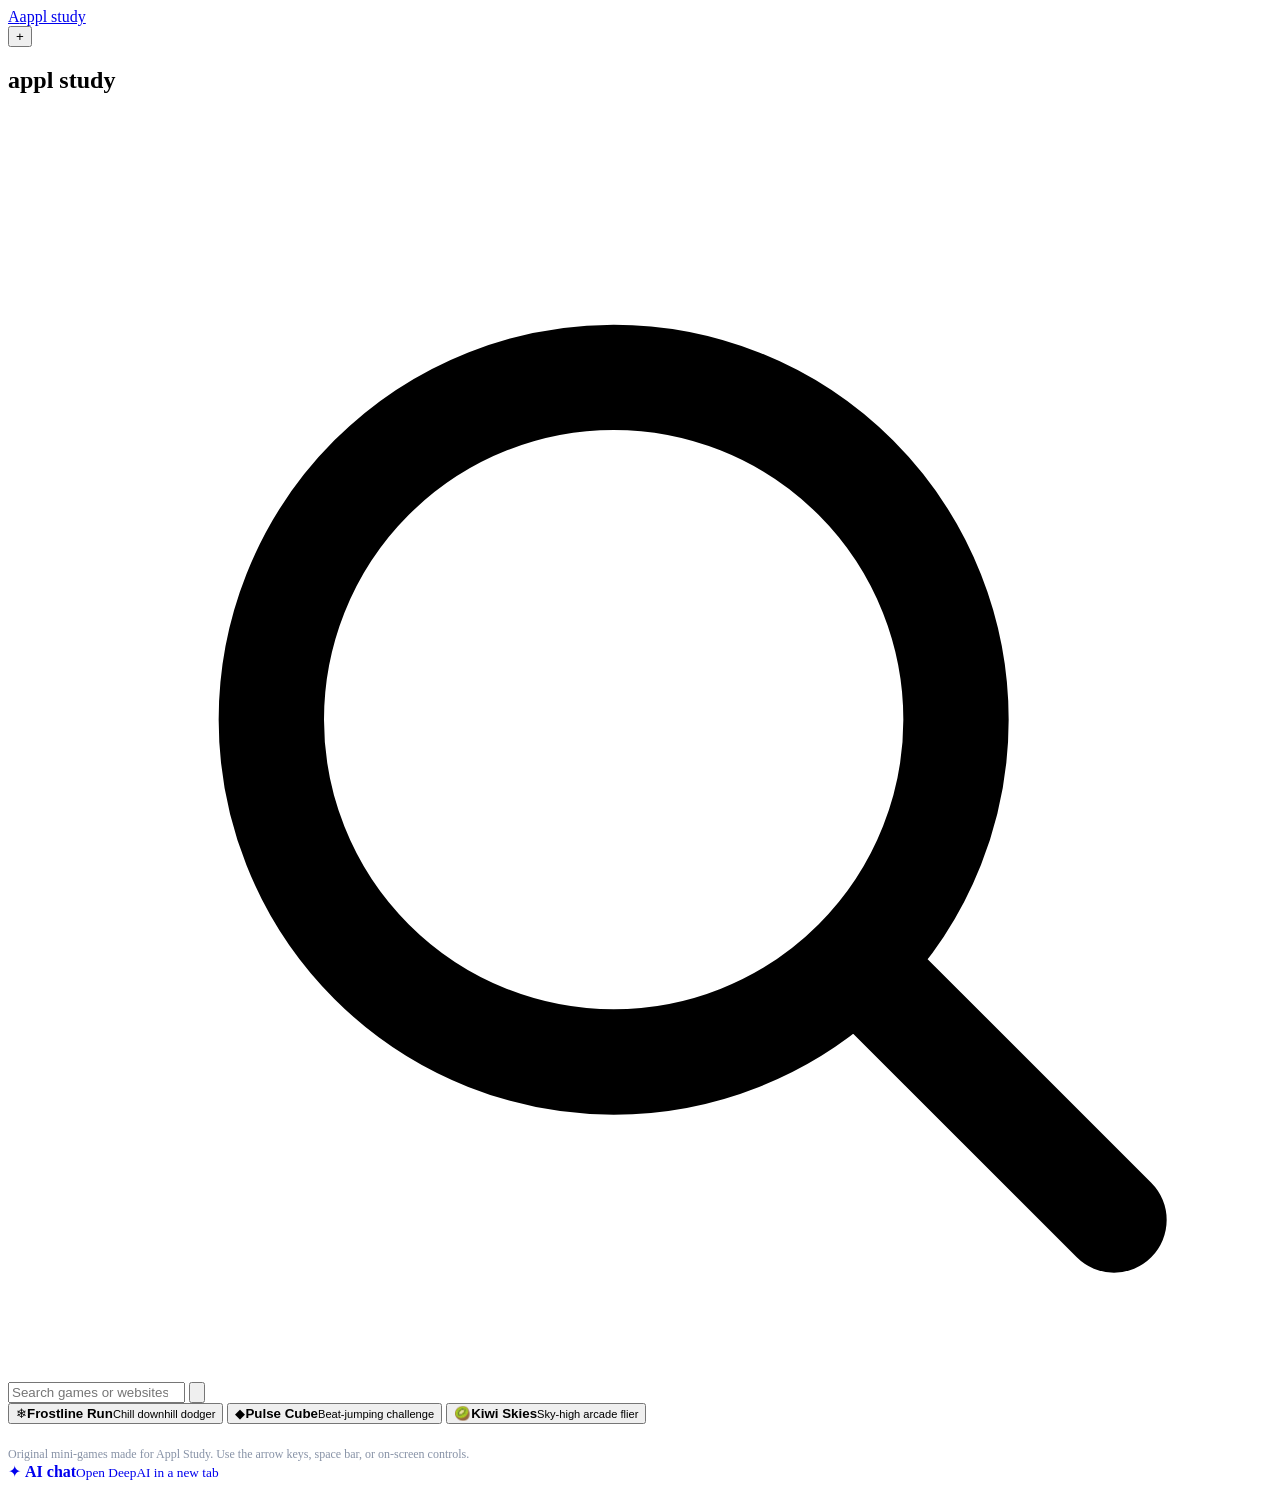
<file: index.html>
<!doctype html>
<html lang="en">
<head>
  <meta charset="UTF-8" />
  <meta name="viewport" content="width=device-width, initial-scale=1.0" />
  <meta name="theme-color" content="#94b8ff" />
  <title>Appl Study</title>
  <link rel="stylesheet" href="styles.css" />
</head>
<body>
  <div class="aurora" aria-hidden="true"></div>
  <header class="topbar">
    <a class="brand" href="#" aria-label="Appl Study home"><span class="brand-mark">A</span><span>appl study</span></a>
    <nav class="tabs" id="tabs" aria-label="Open pages"></nav>
    <button class="icon-button" id="newTabButton" aria-label="Open a new tab" title="New tab">+</button>
  </header>
  <main id="homePage" class="home-page">
    <section class="hero">
      <h1>appl study</h1>
      <form id="searchForm" class="search-shell" autocomplete="off">
        <svg class="search-icon" viewBox="0 0 24 24" aria-hidden="true"><path d="m21 21-4.35-4.35m1.35-5.15a6.5 6.5 0 1 1-13 0 6.5 6.5 0 0 1 13 0Z" fill="none" stroke="currentColor" stroke-width="2" stroke-linecap="round" /></svg>
        <input id="searchInput" type="search" placeholder="Search games or websites" aria-label="Search games or websites" />
        <button class="search-button" type="submit" aria-label="Search"><svg viewBox="0 0 24 24" aria-hidden="true"><path d="m9 18 6-6-6-6" fill="none" stroke="currentColor" stroke-width="2" stroke-linecap="round" stroke-linejoin="round" /></svg></button>
      </form>
      <div id="overview" class="overview" hidden></div>
      <div class="quick-grid" aria-label="Original arcade games">
        <button class="game-card" data-name="Frostline Run" data-url="games.html?game=sled"><span class="game-icon snow">❄</span><span><strong>Frostline Run</strong><small>Chill downhill dodger</small></span></button>
        <button class="game-card" data-name="Pulse Cube" data-url="games.html?game=cube"><span class="game-icon geometry">◆</span><span><strong>Pulse Cube</strong><small>Beat-jumping challenge</small></span></button>
        <button class="game-card" data-name="Kiwi Skies" data-url="games.html?game=flight"><span class="game-icon kiwi">🥝</span><span><strong>Kiwi Skies</strong><small>Sky-high arcade flier</small></span></button>
      </div>
      <p class="home-note">Original mini-games made for Appl Study. Use the arrow keys, space bar, or on-screen controls.</p>
      <a class="game-card" href="https://deepai.org" target="_blank" rel="noopener noreferrer" style="width: fit-content; margin: 18px auto 0; text-decoration: none;">
        <span class="game-icon geometry">✦</span>
        <span><strong>AI chat</strong><small>Open DeepAI in a new tab</small></span>
      </a>
    </section>
  </main>
  <main id="browserPage" class="browser-page" hidden><iframe id="contentFrame" title="Website content" referrerpolicy="strict-origin-when-cross-origin"></iframe></main>
  <script src="script.js"></script>
</body>
</html>
</file>
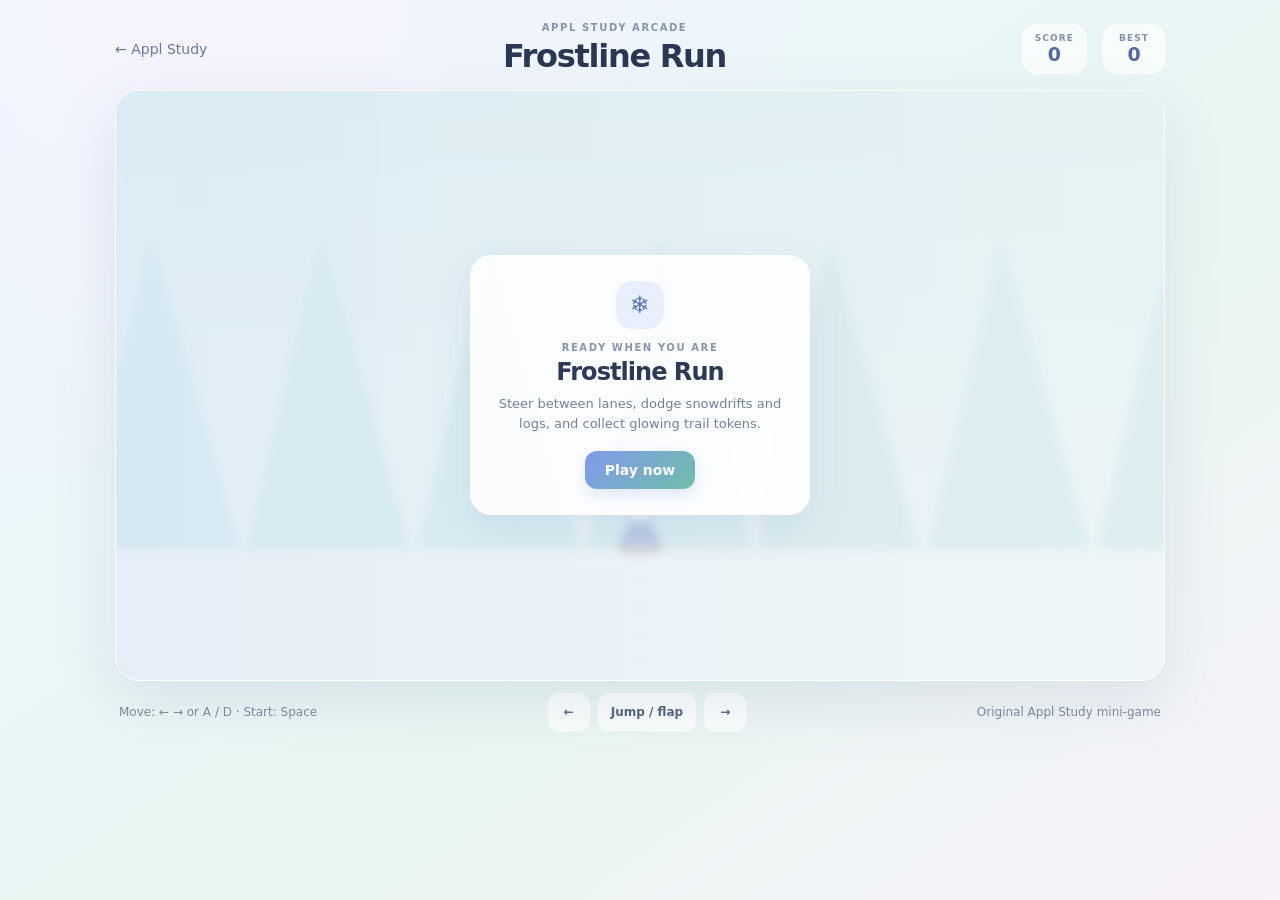
<file: games.html>
<!doctype html>
<html lang="en">
<head>
  <meta charset="UTF-8" />
  <meta name="viewport" content="width=device-width, initial-scale=1.0" />
  <meta name="theme-color" content="#eaf3ff" />
  <title>Appl Study Arcade</title>
  <link rel="stylesheet" href="game.css" />
  <link rel="stylesheet" href="game-fix.css" />
</head>
<body>
  <main class="arcade">
    <header class="game-head">
      <a href="index.html" class="back-link">← <span>Appl Study</span></a>
      <div class="game-heading"><p class="eyebrow">APPL STUDY ARCADE</p><h1 id="gameTitle">Arcade game</h1></div>
      <div class="score-box"><span>SCORE</span><strong id="score">0</strong></div>
      <div class="score-box"><span>BEST</span><strong id="bestScore">0</strong></div>
    </header>
    <section class="stage-wrap" aria-label="Game area">
      <canvas id="gameCanvas" aria-label="Game canvas"></canvas>
      <div class="start-screen" id="startScreen">
        <div class="start-card"><span class="start-icon" id="startIcon">✦</span><p class="eyebrow">READY WHEN YOU ARE</p><h2 id="startTitle">Start your run</h2><p id="instructions">Use the controls to play.</p><button id="startButton" class="primary-button">Play now</button></div>
      </div>
    </section>
    <footer class="game-footer"><p id="hint">Keyboard: arrows / space</p><div class="touch-controls"><button id="leftButton" aria-label="Move left">←</button><button id="actionButton" aria-label="Jump or flap">Jump / flap</button><button id="rightButton" aria-label="Move right">→</button></div><p class="original-note">Original Appl Study mini-game</p></footer>
  </main>
  <script src="game.js"></script>
</body>
</html>
</file>
<file: styles.css>
.home-note { margin: 23px 0 0; color: #8792a6; font-size: 12px; }
</file>
<file: game.css>
* { box-sizing: border-box; }
:root { font-family: Inter, ui-sans-serif, system-ui, -apple-system, BlinkMacSystemFont, "Segoe UI", sans-serif; color: #23304b; }
body { min-height: 100vh; margin: 0; padding: 22px; background: radial-gradient(ellipse at 18% 0%, #f6f4ff, transparent 40%), linear-gradient(145deg, #edf5ff, #e8f6f2 60%, #f8f2f9); }
.arcade { width: min(1050px, 100%); margin: 0 auto; }
.game-head { display: flex; align-items: center; justify-content: space-between; gap: 16px; margin: 0 auto 15px; }
.back-link { color: #687997; font-size: 14px; text-decoration: none; white-space: nowrap; }
.back-link:hover { color: #394a6c; }
.game-heading { flex: 1; text-align: center; }
.eyebrow { margin: 0 0 4px; color: #8794ab; font-size: 10px; font-weight: 800; letter-spacing: .16em; }
h1 { margin: 0; color: #2a3855; font-size: clamp(22px, 4vw, 32px); letter-spacing: -.04em; }
.score-box { min-width: 62px; padding: 8px 12px; border: 1px solid #fff; border-radius: 14px; background: #ffffffb8; text-align: center; }
.score-box span, .score-box strong { display: block; }.score-box span { color: #8490a6; font-size: 9px; font-weight: 800; letter-spacing: .12em; }.score-box strong { color: #536a9c; font-size: 19px; }
.stage-wrap { position: relative; overflow: hidden; width: 100%; aspect-ratio: 16/9; min-height: 280px; border: 1px solid #ffffff; border-radius: 23px; background: #dcedf8; box-shadow: 0 20px 60px #50688c20, inset 0 0 0 1px #e8edf7; }
canvas { display: block; width: 100%; height: 100%; }
.start-screen { position: absolute; inset: 0; display: grid; place-items: center; padding: 18px; background: linear-gradient(90deg, #dce8f4a8, #eaf3f2a6); backdrop-filter: blur(5px); }
.start-card { width: min(340px, 100%); padding: 25px; border: 1px solid #ffffff; border-radius: 21px; background: #ffffffdf; box-shadow: 0 15px 40px #5268901a; text-align: center; }
.start-icon { display: grid; width: 48px; height: 48px; margin: 0 auto 13px; place-items: center; border-radius: 16px; color: #5876bd; background: #e9efff; font-size: 24px; }
.start-card h2 { margin: 5px 0 8px; color: #2c3a57; font-size: 24px; letter-spacing: -.04em; }.start-card p:not(.eyebrow) { margin: 0 auto 17px; color: #718099; font-size: 13px; line-height: 1.55; }
.primary-button { padding: 11px 20px; border: 0; border-radius: 12px; color: white; background: linear-gradient(135deg, #8099ec, #71bea9); box-shadow: 0 6px 16px #7896d538; font: inherit; font-size: 14px; font-weight: 700; cursor: pointer; }.primary-button:hover { filter: brightness(1.04); transform: translateY(-1px); }
.game-footer { display: flex; align-items: center; justify-content: space-between; gap: 12px; padding: 12px 4px 0; color: #7d89a0; font-size: 12px; }.game-footer p { margin: 0; }.original-note { text-align: right; }
.touch-controls { display: flex; justify-content: center; gap: 8px; }.touch-controls button { min-width: 42px; min-height: 38px; padding: 5px 12px; border: 1px solid #fff; border-radius: 11px; color: #536483; background: #ffffffbd; font: inherit; font-weight: 700; cursor: pointer; touch-action: manipulation; }.touch-controls button:active { background: #e6ecfa; }
@media (max-width: 600px) { body { padding: 12px; }.stage-wrap { aspect-ratio: 4/3; min-height: 270px; border-radius: 18px; }.game-footer { flex-wrap: wrap; justify-content: center; }.game-footer > p { width: calc(50% - 8px); }.original-note { text-align: right; }.touch-controls { order: 3; width: 100%; }.touch-controls button { min-height: 44px; }.game-head { gap: 8px; }.back-link span { display: none; } }
</file>
<file: game-fix.css>
/* Ensure the browser's hidden attribute wins over component display rules. */
[hidden] {
  display: none !important;
}
</file>
